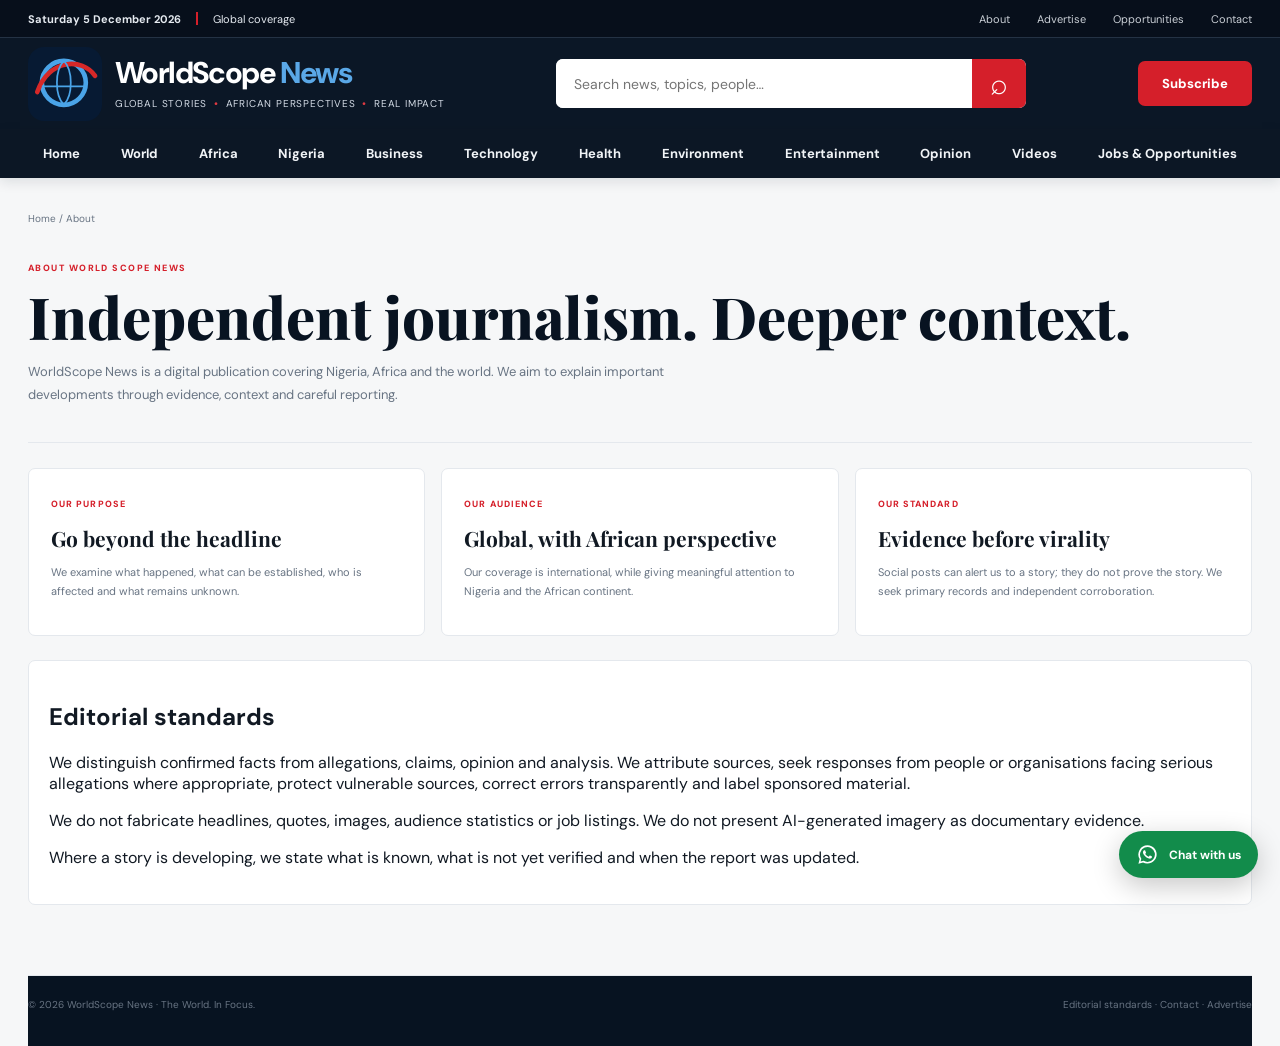
<file: about.html>
<!doctype html><html lang="en"><head><meta charset="utf-8"><meta name="viewport" content="width=device-width,initial-scale=1"><meta name="theme-color" content="#081321"><meta name="description" content="WorldScope News — independent journalism, verified facts and deeper context."><title>WorldScope News</title><link rel="icon" href="assets/mark.svg"><link rel="manifest" href="manifest.webmanifest"><link rel="preconnect" href="https://fonts.googleapis.com"><link rel="preconnect" href="https://fonts.gstatic.com" crossorigin><link href="https://fonts.googleapis.com/css2?family=DM+Sans:wght@400;500;600;700;800&family=Playfair+Display:wght@600;700;800&display=swap" rel="stylesheet"><link rel="stylesheet" href="styles.css"></head><body><div class="utility"><div class="shell utility-inner"><span><b id="dateLine">WORLD NEWS • DIGITAL EDITION</b><i></i><span>Global coverage</span></span><div class="utility-links"><a href="about.html">About</a><a href="advertise.html">Advertise</a><a href="opportunities.html">Opportunities</a><a href="contact.html">Contact</a></div></div></div><header class="masthead"><div class="shell mast-inner"><a class="brand" href="/" aria-label="WorldScope News home"><img src="assets/mark.svg" alt="" class="brand-mark"><span class="brand-copy"><strong>WorldScope <em>News</em></strong><small>GLOBAL STORIES <b>•</b> AFRICAN PERSPECTIVES <b>•</b> REAL IMPACT</small></span></a><form class="search" id="searchForm" role="search"><input id="searchInput" type="search" placeholder="Search news, topics, people…" aria-label="Search news"><button aria-label="Submit search">⌕</button></form><a class="subscribe" href="mailto:worldscopenews5@gmail.com?subject=WorldScope%20Newsletter">Subscribe</a><button class="mobile-menu" id="menuToggle" aria-label="Open navigation">☰</button></div></header><nav class="nav-bar" aria-label="Main navigation"><div class="shell nav-inner" id="navLinks"><a href="/">Home</a><a href="desk.html?section=world">World</a><a href="desk.html?section=africa">Africa</a><a href="desk.html?section=nigeria">Nigeria</a><a href="desk.html?section=business">Business</a><a href="desk.html?section=technology">Technology</a><a href="desk.html?section=health">Health</a><a href="desk.html?section=environment">Environment</a><a href="desk.html?section=entertainment">Entertainment</a><a href="desk.html?section=opinion">Opinion</a><a href="videos.html">Videos</a><a href="opportunities.html">Jobs & Opportunities</a></div></nav><main class="shell inner-page"><p class="breadcrumbs"><a href="/">Home</a> / About</p><header class="page-heading"><small>ABOUT WORLD SCOPE NEWS</small><h1>Independent journalism. Deeper context.</h1><p>WorldScope News is a digital publication covering Nigeria, Africa and the world. We aim to explain important developments through evidence, context and careful reporting.</p></header><div class="info-grid"><article class="info-card"><small>OUR PURPOSE</small><h2>Go beyond the headline</h2><p>We examine what happened, what can be established, who is affected and what remains unknown.</p></article><article class="info-card"><small>OUR AUDIENCE</small><h2>Global, with African perspective</h2><p>Our coverage is international, while giving meaningful attention to Nigeria and the African continent.</p></article><article class="info-card"><small>OUR STANDARD</small><h2>Evidence before virality</h2><p>Social posts can alert us to a story; they do not prove the story. We seek primary records and independent corroboration.</p></article></div><section id="standards" class="desk-side"><h2>Editorial standards</h2><p>We distinguish confirmed facts from allegations, claims, opinion and analysis. We attribute sources, seek responses from people or organisations facing serious allegations where appropriate, protect vulnerable sources, correct errors transparently and label sponsored material.</p><p>We do not fabricate headlines, quotes, images, audience statistics or job listings. We do not present AI-generated imagery as documentary evidence.</p><p>Where a story is developing, we state what is known, what is not yet verified and when the report was updated.</p></section></main><footer class="shell" style="border-top:1px solid var(--line);padding:22px 0 35px;font-size:10px;color:var(--muted);display:flex;justify-content:space-between;gap:14px;flex-wrap:wrap"><span>© <span id="year"></span> WorldScope News · The World. In Focus.</span><span><a href="about.html">Editorial standards</a> · <a href="contact.html">Contact</a> · <a href="advertise.html">Advertise</a></span></footer><script src="pages.js"></script><a class="whatsapp-float" href="https://wa.me/2349076530908?text=Hello%20WorldScope%20News%2C%20I%27d%20like%20to%20make%20an%20enquiry." target="_blank" rel="noopener noreferrer" aria-label="Chat with WorldScope News on WhatsApp"><svg viewBox="0 0 32 32" aria-hidden="true"><path fill="currentColor" d="M16.02 3.2A12.7 12.7 0 0 0 5.1 22.4L3.4 28.7l6.45-1.68A12.7 12.7 0 1 0 16.02 3.2Zm0 23.1c-1.9 0-3.77-.5-5.4-1.48l-.39-.23-3.83 1 1.02-3.73-.25-.4A10.36 10.36 0 1 1 16.02 26.3Zm5.68-7.76c-.31-.16-1.84-.91-2.12-1.02-.29-.1-.5-.16-.7.16-.2.31-.8 1.02-.98 1.23-.18.2-.36.23-.67.08-.31-.16-1.31-.49-2.5-1.55-.92-.82-1.54-1.84-1.72-2.15-.18-.31-.02-.48.14-.64.14-.14.31-.36.46-.54.16-.18.21-.31.31-.52.1-.2.05-.39-.03-.54-.08-.16-.7-1.69-.96-2.31-.25-.6-.5-.52-.7-.53h-.6c-.2 0-.54.08-.82.39-.28.31-1.07 1.05-1.07 2.56s1.1 2.97 1.25 3.17c.16.21 2.16 3.3 5.23 4.63.73.32 1.3.51 1.75.65.74.24 1.41.2 1.94.12.59-.09 1.84-.75 2.1-1.48.26-.72.26-1.33.18-1.47-.08-.13-.28-.21-.59-.36Z"/></svg><span>Chat with us</span></a></body></html>
</file>
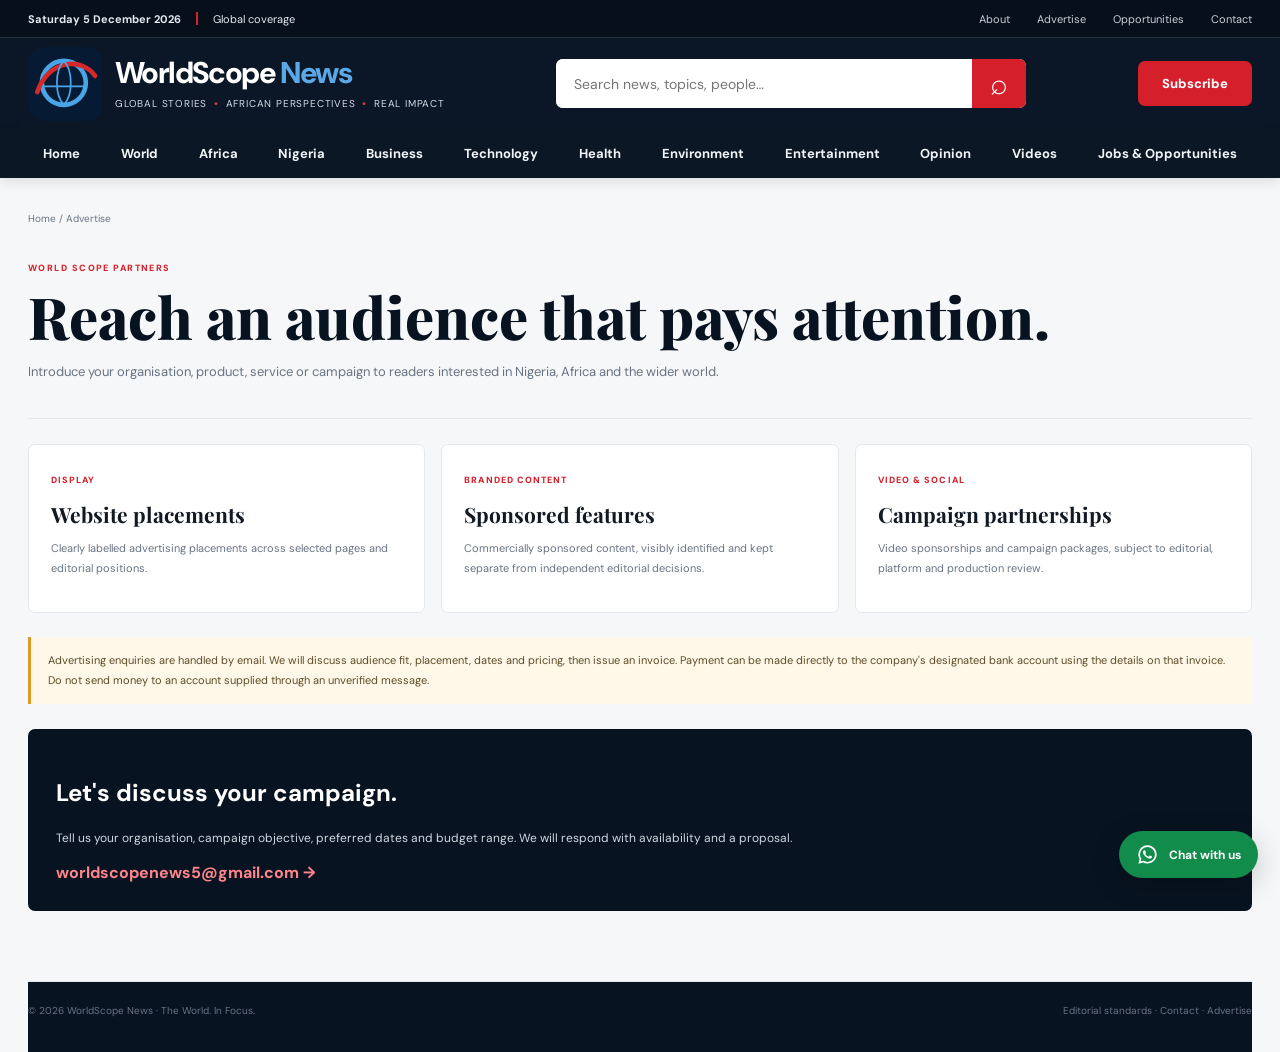
<file: advertise.html>
<!doctype html><html lang="en"><head><meta charset="utf-8"><meta name="viewport" content="width=device-width,initial-scale=1"><meta name="theme-color" content="#081321"><meta name="description" content="WorldScope News — independent journalism, verified facts and deeper context."><title>WorldScope News</title><link rel="icon" href="assets/mark.svg"><link rel="manifest" href="manifest.webmanifest"><link rel="preconnect" href="https://fonts.googleapis.com"><link rel="preconnect" href="https://fonts.gstatic.com" crossorigin><link href="https://fonts.googleapis.com/css2?family=DM+Sans:wght@400;500;600;700;800&family=Playfair+Display:wght@600;700;800&display=swap" rel="stylesheet"><link rel="stylesheet" href="styles.css"></head><body><div class="utility"><div class="shell utility-inner"><span><b id="dateLine">WORLD NEWS • DIGITAL EDITION</b><i></i><span>Global coverage</span></span><div class="utility-links"><a href="about.html">About</a><a href="advertise.html">Advertise</a><a href="opportunities.html">Opportunities</a><a href="contact.html">Contact</a></div></div></div><header class="masthead"><div class="shell mast-inner"><a class="brand" href="/" aria-label="WorldScope News home"><img src="assets/mark.svg" alt="" class="brand-mark"><span class="brand-copy"><strong>WorldScope <em>News</em></strong><small>GLOBAL STORIES <b>•</b> AFRICAN PERSPECTIVES <b>•</b> REAL IMPACT</small></span></a><form class="search" id="searchForm" role="search"><input id="searchInput" type="search" placeholder="Search news, topics, people…" aria-label="Search news"><button aria-label="Submit search">⌕</button></form><a class="subscribe" href="mailto:worldscopenews5@gmail.com?subject=WorldScope%20Newsletter">Subscribe</a><button class="mobile-menu" id="menuToggle" aria-label="Open navigation">☰</button></div></header><nav class="nav-bar" aria-label="Main navigation"><div class="shell nav-inner" id="navLinks"><a href="/">Home</a><a href="desk.html?section=world">World</a><a href="desk.html?section=africa">Africa</a><a href="desk.html?section=nigeria">Nigeria</a><a href="desk.html?section=business">Business</a><a href="desk.html?section=technology">Technology</a><a href="desk.html?section=health">Health</a><a href="desk.html?section=environment">Environment</a><a href="desk.html?section=entertainment">Entertainment</a><a href="desk.html?section=opinion">Opinion</a><a href="videos.html">Videos</a><a href="opportunities.html">Jobs & Opportunities</a></div></nav><main class="shell inner-page"><p class="breadcrumbs"><a href="/">Home</a> / Advertise</p><header class="page-heading"><small>WORLD SCOPE PARTNERS</small><h1>Reach an audience that pays attention.</h1><p>Introduce your organisation, product, service or campaign to readers interested in Nigeria, Africa and the wider world.</p></header><div class="info-grid"><article class="info-card"><small>DISPLAY</small><h2>Website placements</h2><p>Clearly labelled advertising placements across selected pages and editorial positions.</p></article><article class="info-card"><small>BRANDED CONTENT</small><h2>Sponsored features</h2><p>Commercially sponsored content, visibly identified and kept separate from independent editorial decisions.</p></article><article class="info-card"><small>VIDEO & SOCIAL</small><h2>Campaign partnerships</h2><p>Video sponsorships and campaign packages, subject to editorial, platform and production review.</p></article></div><div class="notice">Advertising enquiries are handled by email. We will discuss audience fit, placement, dates and pricing, then issue an invoice. Payment can be made directly to the company's designated bank account using the details on that invoice. Do not send money to an account supplied through an unverified message.</div><div class="contact-panel"><h2>Let's discuss your campaign.</h2><p>Tell us your organisation, campaign objective, preferred dates and budget range. We will respond with availability and a proposal.</p><a href="mailto:worldscopenews5@gmail.com?subject=Advertising%20enquiry">worldscopenews5@gmail.com →</a></div></main><footer class="shell" style="border-top:1px solid var(--line);padding:22px 0 35px;font-size:10px;color:var(--muted);display:flex;justify-content:space-between;gap:14px;flex-wrap:wrap"><span>© <span id="year"></span> WorldScope News · The World. In Focus.</span><span><a href="about.html">Editorial standards</a> · <a href="contact.html">Contact</a> · <a href="advertise.html">Advertise</a></span></footer><script src="pages.js"></script><a class="whatsapp-float" href="https://wa.me/2349076530908?text=Hello%20WorldScope%20News%2C%20I%27d%20like%20to%20make%20an%20enquiry." target="_blank" rel="noopener noreferrer" aria-label="Chat with WorldScope News on WhatsApp"><svg viewBox="0 0 32 32" aria-hidden="true"><path fill="currentColor" d="M16.02 3.2A12.7 12.7 0 0 0 5.1 22.4L3.4 28.7l6.45-1.68A12.7 12.7 0 1 0 16.02 3.2Zm0 23.1c-1.9 0-3.77-.5-5.4-1.48l-.39-.23-3.83 1 1.02-3.73-.25-.4A10.36 10.36 0 1 1 16.02 26.3Zm5.68-7.76c-.31-.16-1.84-.91-2.12-1.02-.29-.1-.5-.16-.7.16-.2.31-.8 1.02-.98 1.23-.18.2-.36.23-.67.08-.31-.16-1.31-.49-2.5-1.55-.92-.82-1.54-1.84-1.72-2.15-.18-.31-.02-.48.14-.64.14-.14.31-.36.46-.54.16-.18.21-.31.31-.52.1-.2.05-.39-.03-.54-.08-.16-.7-1.69-.96-2.31-.25-.6-.5-.52-.7-.53h-.6c-.2 0-.54.08-.82.39-.28.31-1.07 1.05-1.07 2.56s1.1 2.97 1.25 3.17c.16.21 2.16 3.3 5.23 4.63.73.32 1.3.51 1.75.65.74.24 1.41.2 1.94.12.59-.09 1.84-.75 2.1-1.48.26-.72.26-1.33.18-1.47-.08-.13-.28-.21-.59-.36Z"/></svg><span>Chat with us</span></a></body></html>
</file>
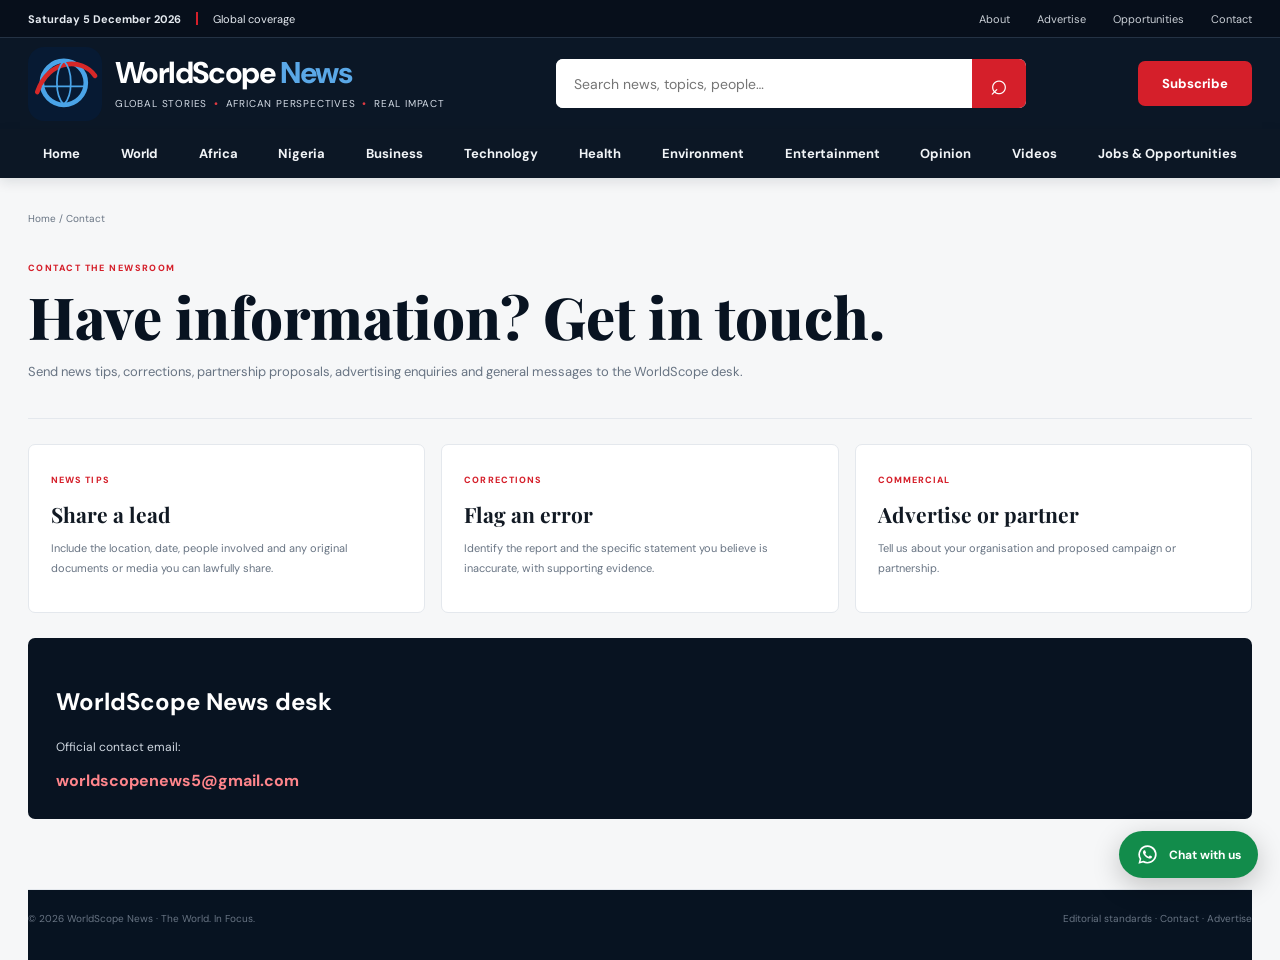
<file: contact.html>
<!doctype html><html lang="en"><head><meta charset="utf-8"><meta name="viewport" content="width=device-width,initial-scale=1"><meta name="theme-color" content="#081321"><meta name="description" content="WorldScope News — independent journalism, verified facts and deeper context."><title>WorldScope News</title><link rel="icon" href="assets/mark.svg"><link rel="manifest" href="manifest.webmanifest"><link rel="preconnect" href="https://fonts.googleapis.com"><link rel="preconnect" href="https://fonts.gstatic.com" crossorigin><link href="https://fonts.googleapis.com/css2?family=DM+Sans:wght@400;500;600;700;800&family=Playfair+Display:wght@600;700;800&display=swap" rel="stylesheet"><link rel="stylesheet" href="styles.css"></head><body><div class="utility"><div class="shell utility-inner"><span><b id="dateLine">WORLD NEWS • DIGITAL EDITION</b><i></i><span>Global coverage</span></span><div class="utility-links"><a href="about.html">About</a><a href="advertise.html">Advertise</a><a href="opportunities.html">Opportunities</a><a href="contact.html">Contact</a></div></div></div><header class="masthead"><div class="shell mast-inner"><a class="brand" href="/" aria-label="WorldScope News home"><img src="assets/mark.svg" alt="" class="brand-mark"><span class="brand-copy"><strong>WorldScope <em>News</em></strong><small>GLOBAL STORIES <b>•</b> AFRICAN PERSPECTIVES <b>•</b> REAL IMPACT</small></span></a><form class="search" id="searchForm" role="search"><input id="searchInput" type="search" placeholder="Search news, topics, people…" aria-label="Search news"><button aria-label="Submit search">⌕</button></form><a class="subscribe" href="mailto:worldscopenews5@gmail.com?subject=WorldScope%20Newsletter">Subscribe</a><button class="mobile-menu" id="menuToggle" aria-label="Open navigation">☰</button></div></header><nav class="nav-bar" aria-label="Main navigation"><div class="shell nav-inner" id="navLinks"><a href="/">Home</a><a href="desk.html?section=world">World</a><a href="desk.html?section=africa">Africa</a><a href="desk.html?section=nigeria">Nigeria</a><a href="desk.html?section=business">Business</a><a href="desk.html?section=technology">Technology</a><a href="desk.html?section=health">Health</a><a href="desk.html?section=environment">Environment</a><a href="desk.html?section=entertainment">Entertainment</a><a href="desk.html?section=opinion">Opinion</a><a href="videos.html">Videos</a><a href="opportunities.html">Jobs & Opportunities</a></div></nav><main class="shell inner-page"><p class="breadcrumbs"><a href="/">Home</a> / Contact</p><header class="page-heading"><small>CONTACT THE NEWSROOM</small><h1>Have information? Get in touch.</h1><p>Send news tips, corrections, partnership proposals, advertising enquiries and general messages to the WorldScope desk.</p></header><div class="info-grid"><article class="info-card"><small>NEWS TIPS</small><h2>Share a lead</h2><p>Include the location, date, people involved and any original documents or media you can lawfully share.</p></article><article class="info-card"><small>CORRECTIONS</small><h2>Flag an error</h2><p>Identify the report and the specific statement you believe is inaccurate, with supporting evidence.</p></article><article class="info-card"><small>COMMERCIAL</small><h2>Advertise or partner</h2><p>Tell us about your organisation and proposed campaign or partnership.</p></article></div><div class="contact-panel"><h2>WorldScope News desk</h2><p>Official contact email:</p><a href="mailto:worldscopenews5@gmail.com">worldscopenews5@gmail.com</a></div></main><footer class="shell" style="border-top:1px solid var(--line);padding:22px 0 35px;font-size:10px;color:var(--muted);display:flex;justify-content:space-between;gap:14px;flex-wrap:wrap"><span>© <span id="year"></span> WorldScope News · The World. In Focus.</span><span><a href="about.html">Editorial standards</a> · <a href="contact.html">Contact</a> · <a href="advertise.html">Advertise</a></span></footer><script src="pages.js"></script><a class="whatsapp-float" href="https://wa.me/2349076530908?text=Hello%20WorldScope%20News%2C%20I%27d%20like%20to%20make%20an%20enquiry." target="_blank" rel="noopener noreferrer" aria-label="Chat with WorldScope News on WhatsApp"><svg viewBox="0 0 32 32" aria-hidden="true"><path fill="currentColor" d="M16.02 3.2A12.7 12.7 0 0 0 5.1 22.4L3.4 28.7l6.45-1.68A12.7 12.7 0 1 0 16.02 3.2Zm0 23.1c-1.9 0-3.77-.5-5.4-1.48l-.39-.23-3.83 1 1.02-3.73-.25-.4A10.36 10.36 0 1 1 16.02 26.3Zm5.68-7.76c-.31-.16-1.84-.91-2.12-1.02-.29-.1-.5-.16-.7.16-.2.31-.8 1.02-.98 1.23-.18.2-.36.23-.67.08-.31-.16-1.31-.49-2.5-1.55-.92-.82-1.54-1.84-1.72-2.15-.18-.31-.02-.48.14-.64.14-.14.31-.36.46-.54.16-.18.21-.31.31-.52.1-.2.05-.39-.03-.54-.08-.16-.7-1.69-.96-2.31-.25-.6-.5-.52-.7-.53h-.6c-.2 0-.54.08-.82.39-.28.31-1.07 1.05-1.07 2.56s1.1 2.97 1.25 3.17c.16.21 2.16 3.3 5.23 4.63.73.32 1.3.51 1.75.65.74.24 1.41.2 1.94.12.59-.09 1.84-.75 2.1-1.48.26-.72.26-1.33.18-1.47-.08-.13-.28-.21-.59-.36Z"/></svg><span>Chat with us</span></a></body></html>
</file>
<file: styles.css>
:root{--navy:#081321;--navy2:#101e30;--red:#d51f2a;--ink:#111923;--muted:#687483;--line:#e4e8ed;--paper:#fff;--serif:"Playfair Display",Georgia,serif;--sans:"DM Sans",Arial,sans-serif}*{box-sizing:border-box}html{scroll-behavior:smooth}body{margin:0;background:#f6f7f8;color:var(--ink);font-family:var(--sans);-webkit-font-smoothing:antialiased}a{color:inherit;text-decoration:none}button,input{font:inherit}.shell{width:min(1440px,calc(100% - 56px));margin:auto}.utility{height:37px;background:#070f1b;color:#e5eaf0;font-size:11px}.utility-inner,.utility-inner>span,.utility-links{height:100%;display:flex;align-items:center}.utility-inner{justify-content:space-between}.utility-inner>span{gap:15px}.utility-inner>span i{height:13px;width:2px;background:#d51f2a}.utility-links{gap:27px}.utility a{opacity:.88}.masthead{background:#0b1726;color:white;border-top:1px solid #243244}.mast-inner{height:91px;display:flex;align-items:center;gap:28px}.brand{display:flex;align-items:center;gap:13px;min-width:350px}.brand-mark{width:74px;height:74px;object-fit:contain}.brand-copy strong{display:block;font-size:30px;letter-spacing:-1.6px;line-height:1.05;font-weight:800}.brand-copy em{font-style:normal;color:#5aa8e7}.brand-copy small{display:block;margin-top:8px;font-size:10px;letter-spacing:.08em;color:#d4dce6;white-space:nowrap}.brand-copy small b{color:#e23a42;padding:0 3px}.search{display:flex;flex:1;max-width:470px;height:49px;background:white;border-radius:7px;overflow:hidden;margin:auto}.search input{border:0;outline:0;min-width:0;flex:1;padding:0 18px;font-size:14px;color:#172334}.search button{width:54px;border:0;background:var(--red);color:white;font-size:30px;cursor:pointer}.bulletin{display:flex;align-items:center;gap:11px;white-space:nowrap}.play{width:41px;height:41px;border:2px solid var(--red);color:var(--red);border-radius:50%;display:grid;place-items:center;font-size:14px;padding-left:2px}.bulletin b,.bulletin small{display:block}.bulletin b{font-size:14px}.bulletin small{font-size:11px;color:#c0cad7;margin-top:3px}.subscribe{background:var(--red);color:white;font-size:13px;font-weight:800;padding:14px 24px;border-radius:7px;white-space:nowrap}.mobile-menu{display:none;background:none;color:white;border:0;font-size:25px}.nav-bar{background:#0c1725;color:white;box-shadow:0 4px 12px #0b17251c}.nav-inner{display:flex;align-items:center;justify-content:space-between;min-height:49px;gap:3px}.nav-inner a{font-size:13px;font-weight:700;padding:16px 15px;white-space:nowrap;color:#f1f4f7}.nav-inner a:hover,.nav-inner a.active{background:var(--red);border-radius:4px}.editor-strip{display:flex;align-items:center;gap:17px;background:white;border:1px solid var(--line);margin:23px 0 18px;padding:10px 14px;box-shadow:0 2px 9px #11192308}.editor-strip>span{background:var(--red);color:white;padding:8px 11px;border-radius:3px;font-size:10px;font-weight:800;letter-spacing:.05em;white-space:nowrap}.editor-strip>span i{display:inline-block;width:6px;height:6px;border-radius:50%;background:white;margin-right:7px}.editor-strip p{font-size:11px;color:#485465;margin:0}.editor-strip small{margin-left:auto;color:#8993a0;font-size:8px;letter-spacing:.13em}.top-layout{display:grid;grid-template-columns:minmax(0,2.05fr) minmax(260px,.88fr) minmax(260px,.95fr);gap:19px;align-items:start}.section-label{display:flex;justify-content:space-between;margin:0 0 10px;font-size:9px;letter-spacing:.1em;color:#6b7684;font-weight:800}.section-label b{color:#172333}.hero{height:410px;position:relative;overflow:hidden;border-radius:8px;background:#152a40;color:white;box-shadow:0 7px 20px #0b17251b}.hero>img{width:100%;height:100%;object-fit:cover;display:block}.hero-shade{position:absolute;inset:0;background:linear-gradient(90deg,rgba(4,13,23,.88) 0%,rgba(4,13,23,.55) 48%,rgba(4,13,23,.04) 100%),linear-gradient(0deg,rgba(4,13,23,.35),transparent 55%)}.hero-content{position:absolute;left:34px;bottom:34px;max-width:590px}.red-label{display:inline-block;background:var(--red);font-size:9px;font-weight:800;letter-spacing:.1em;padding:8px 11px;border-radius:3px}.hero h1{font:800 clamp(30px,3.1vw,46px)/1.08 var(--sans);letter-spacing:-1.5px;margin:18px 0 12px;max-width:610px}.hero-content p{font-size:14px;line-height:1.65;color:#e1e7ef;max-width:490px;margin:0 0 20px}.hero-cta{display:inline-flex;gap:22px;align-items:center;background:var(--red);padding:13px 17px;border-radius:4px;font-size:11px;font-weight:800}.hero-index{position:absolute;right:24px;bottom:22px;border:1px solid #ffffff77;border-radius:50%;width:58px;height:58px;display:grid;place-content:center;text-align:center;font:700 18px var(--serif)}.hero-index small{font:7px var(--sans);letter-spacing:.12em}.hero-foot{display:flex;justify-content:space-between;color:#8b95a1;font-size:8px;letter-spacing:.09em;padding:10px 2px}.hero-foot b{color:var(--red);padding:0 4px}.trend-panel{background:#fff;border:1px solid var(--line);border-radius:8px;padding:17px 17px 13px;box-shadow:0 3px 14px #0b17250a}.panel-heading{display:flex;align-items:center;justify-content:space-between;border-bottom:1px solid var(--line);padding-bottom:13px}.panel-heading h2{font:700 22px var(--serif);margin:0}.panel-heading h2 em{font-style:normal;color:var(--red)}.panel-heading>span{font-size:8px;color:var(--red);letter-spacing:.1em;font-weight:800}.trend-empty{display:flex;gap:12px;padding:17px 0;border-bottom:1px solid #edf0f3}.trend-number{flex:0 0 29px;height:29px;background:#f8e9ea;color:var(--red);display:grid;place-items:center;border-radius:50%;font:700 12px var(--serif)}.trend-empty b{font-size:11px;line-height:1.4}.trend-empty p{font-size:10px;line-height:1.55;color:#7b8591;margin:5px 0 0}.text-link{display:inline-block;color:var(--red);font-size:10px;font-weight:800;padding-top:15px}.right-rail{display:grid;gap:17px}.newsletter-card{background:linear-gradient(145deg,#111e31,#071321);color:white;border-radius:8px;padding:22px 22px 18px;position:relative;overflow:hidden}.newsletter-card:after{content:"";position:absolute;width:170px;height:170px;border:1px solid #ffffff12;border-radius:50%;right:-75px;top:-60px;box-shadow:0 0 0 20px #ffffff08,0 0 0 40px #ffffff05}.mail-icon{width:40px;height:40px;border-radius:50%;background:var(--red);display:grid;place-items:center;font-size:20px;box-shadow:0 5px 15px #d51f2a55}.newsletter-card h2{font:700 25px/1.12 var(--serif);margin:15px 0 9px}.newsletter-card p{font-size:11px;line-height:1.7;color:#d0d8e2;margin:0 0 15px}.newsletter-card>a{display:inline-block;color:white;background:var(--red);font-size:10px;font-weight:800;padding:11px 13px;border-radius:4px}.newsletter-card small{display:block;margin-top:10px;color:#aeb9c7;font-size:8px}.advert-card{background:#fff;border:1px solid var(--line);border-radius:8px;overflow:hidden;position:relative}.ad-image{height:110px;background:linear-gradient(115deg,#dcebf6,#f6f8fa 55%,#b6d2e4);position:relative}.ad-image:after{content:"";position:absolute;right:22px;bottom:-8px;width:125px;height:100px;background:linear-gradient(135deg,#91a8ba,#e5edf3);clip-path:polygon(35% 0,100% 10%,100% 100%,0 100%);opacity:.8}.ad-copy{padding:16px 19px 19px}.ad-copy>span{font-size:8px;letter-spacing:.12em;color:var(--red);font-weight:800}.ad-copy h2{font:700 22px/1.15 var(--serif);margin:9px 0}.ad-copy p{font-size:10px;line-height:1.6;color:#697585}.ad-copy a{display:inline-block;border:1px solid var(--red);color:var(--red);font-size:10px;font-weight:800;padding:10px 12px;border-radius:4px;margin-top:4px}.advert-card>small{display:block;background:#f3f5f7;padding:8px 12px;color:#818b98;font-size:7px;letter-spacing:.1em}.latest-section,.coverage-section,.opportunities-section{margin-top:42px}.section-title{display:flex;justify-content:space-between;align-items:end;border-bottom:1px solid #dce1e6;padding-bottom:12px;margin-bottom:17px}.eyebrow{font-size:8px;letter-spacing:.16em;color:var(--red);font-weight:800}.section-title h2{font:700 29px var(--serif);margin:5px 0 0}.category-tabs{display:flex;gap:20px}.category-tabs a{font-size:11px;color:#4c5664;padding:0 0 9px}.category-tabs a.chosen{color:var(--red);border-bottom:2px solid var(--red);font-weight:800}.latest-placeholder{background:white;border:1px solid var(--line);border-radius:7px;min-height:170px;display:flex;align-items:center;justify-content:center;gap:20px;padding:28px;text-align:left}.placeholder-symbol{width:52px;height:52px;flex:0 0 52px;border-radius:50%;background:#0b1b30;color:white;display:grid;place-items:center;font:700 23px var(--serif)}.latest-placeholder h3{font:700 19px var(--serif);margin:0 0 8px}.latest-placeholder p{max-width:750px;color:#7a8490;font-size:11px;line-height:1.7;margin:0 0 10px}.latest-placeholder a{font-size:10px;color:var(--red);font-weight:800}.section-note{font-size:9px;color:#8993a0;letter-spacing:.08em}.coverage-grid{display:grid;grid-template-columns:repeat(4,1fr);gap:15px}.coverage-card{background:white;border:1px solid var(--line);border-radius:7px;overflow:hidden;box-shadow:0 3px 12px #101e3008;display:flex;flex-direction:column;min-width:0}.coverage-card img{width:100%;height:142px;object-fit:cover}.coverage-card>span{font-size:8px;color:var(--red);font-weight:800;letter-spacing:.12em;padding:14px 15px 0}.coverage-card>b{font:700 16px/1.35 var(--serif);padding:7px 15px 13px;min-height:77px}.coverage-card>i{font-style:normal;font-size:9px;font-weight:800;color:#647181;padding:0 15px 15px}.video-section{display:grid;grid-template-columns:1fr 1.2fr;background:#091a30;color:white;border-radius:8px;overflow:hidden;margin-top:43px;min-height:255px}.video-copy{padding:32px 36px}.video-copy h2{font:700 31px/1.15 var(--serif);margin:12px 0}.video-copy h2 em{font-style:normal;color:#83bde8}.video-copy p{font-size:11px;line-height:1.7;color:#c7d3e0;max-width:390px}.video-copy>a{display:inline-block;color:white;border:1px solid #60758e;padding:10px 13px;font-size:9px;font-weight:800;margin-top:7px}.video-visual{background:radial-gradient(ellipse at center,#164f7d,#0b203a 65%);display:grid;place-content:center;justify-items:center;position:relative;overflow:hidden}.video-visual:before{content:"";position:absolute;inset:0;background-image:linear-gradient(#ffffff0b 1px,transparent 1px),linear-gradient(90deg,#ffffff0b 1px,transparent 1px);background-size:32px 32px;transform:perspective(300px) rotateX(18deg) scale(1.3)}.video-rings{width:85px;height:85px;border:1px solid #73b9ed;border-radius:50%;display:grid;place-items:center;color:#8ed0ff;font-size:23px;box-shadow:0 0 0 12px #ffffff08,0 0 0 26px #ffffff06;z-index:1}.video-visual>b,.video-visual>small{z-index:1;letter-spacing:.17em;font-size:8px;margin-top:15px}.video-visual>small{font-size:7px;color:#a9c5dc;margin-top:6px}.opportunities-section .section-title p{font-size:11px;color:#75808d;margin:7px 0 0}.opportunity-grid{display:grid;grid-template-columns:repeat(3,1fr);gap:14px}.opportunity-grid>a{background:white;border:1px solid var(--line);border-radius:7px;padding:20px;transition:transform .2s,box-shadow .2s}.opportunity-grid>a:hover{transform:translateY(-3px);box-shadow:0 9px 22px #101e3012}.opportunity-grid span{font-size:8px;color:var(--red);font-weight:800;letter-spacing:.12em}.opportunity-grid h3{font:700 20px var(--serif);margin:11px 0 7px}.opportunity-grid p{font-size:10px;color:#6d7886;line-height:1.65;min-height:34px}.opportunity-grid b{font-size:9px;color:var(--red)}.verification-note{margin-top:14px;background:#edf2f6;border-left:3px solid var(--red);padding:14px 17px;display:flex;gap:18px}.verification-note b{font-size:10px;white-space:nowrap}.verification-note span{font-size:10px;line-height:1.6;color:#6f7b88}.editorial-section{margin-top:43px;background:#0a1a2d;color:white;padding:31px 35px;border-radius:8px;display:grid;grid-template-columns:1fr 1.2fr;gap:24px;align-items:center}.editorial-section h2{font:700 29px/1.2 var(--serif);margin:10px 0}.editorial-section h2 em{font-style:normal;color:#86c5ee}.editorial-section p{font-size:11px;line-height:1.8;color:#c9d4e0}.editorial-section>a{grid-column:2;color:#ff7e84;font-size:10px;font-weight:800}.standards-section{display:grid;grid-template-columns:1fr 1.35fr;gap:35px;margin:42px 0}.standards-heading h2{font:700 29px/1.18 var(--serif);margin:10px 0}.standards-heading h2 em{font-style:normal;color:#2478ad}.standards-heading p{font-size:11px;line-height:1.8;color:#6c7784}.standards-points{display:grid;grid-template-columns:repeat(3,1fr);gap:13px}.standards-points>div{border-top:2px solid var(--red);padding-top:12px}.standards-points b{font:700 15px var(--serif);color:var(--red)}.standards-points h3{font:700 16px var(--serif);margin:10px 0 6px}.standards-points p{font-size:10px;line-height:1.65;color:#75808d}footer{background:#071321;color:#d8e0e9;margin-top:30px}.footer-grid{display:grid;grid-template-columns:1.5fr 1fr 1fr 1.3fr;gap:30px;padding:34px 0}.footer-brand .brand{min-width:0}.footer-brand .brand-mark{width:52px;height:52px}.footer-brand .brand-copy strong{font-size:21px}.footer-brand .brand-copy small{font-size:7px}.footer-brand p{font:italic 14px var(--serif);color:#aebed0}.footer-grid>div:not(:first-child){display:flex;flex-direction:column;gap:10px;font-size:10px}.footer-grid>div>b{font-size:11px;color:white;margin-bottom:4px}.footer-grid a,.footer-grid span{color:#b4c0ce}.footer-bottom{border-top:1px solid #26364a;padding:14px 0 18px;display:flex;justify-content:space-between;color:#8997a8;font-size:9px}
@media(max-width:1180px){.shell{width:min(100% - 36px,1100px)}.mast-inner{gap:15px}.brand{min-width:290px}.brand-mark{width:62px;height:62px}.brand-copy strong{font-size:25px}.brand-copy small{font-size:8px}.bulletin{display:none}.nav-inner a{padding:15px 10px;font-size:11px}.top-layout{grid-template-columns:minmax(0,1.8fr) minmax(240px,.9fr)}.right-rail{grid-column:1/-1;grid-template-columns:1fr 1fr}.hero{height:380px}}
@media(max-width:760px){.shell{width:calc(100% - 28px)}.utility{height:auto}.utility-inner{min-height:33px}.utility-inner>span{font-size:9px;gap:8px}.utility-links{display:none}.mast-inner{height:76px;gap:10px}.brand{min-width:0;flex:1;gap:8px}.brand-mark{width:48px;height:48px}.brand-copy strong{font-size:21px}.brand-copy small{font-size:6px;letter-spacing:.04em}.search{display:none}.subscribe{padding:10px 12px;font-size:10px}.mobile-menu{display:block}.nav-inner{display:none;flex-wrap:wrap;padding:8px 0}.nav-inner.open{display:flex}.nav-inner a{font-size:11px;padding:10px}.editor-strip{margin:14px 0;gap:9px;padding:8px}.editor-strip>span{font-size:8px;padding:7px}.editor-strip p{font-size:9px}.editor-strip small{display:none}.top-layout{grid-template-columns:1fr;gap:13px}.hero{height:390px}.hero-content{left:20px;right:20px;bottom:24px}.hero h1{font-size:32px}.hero-content p{font-size:12px}.hero-index{width:45px;height:45px;font-size:14px;right:14px;top:14px;bottom:auto}.trend-panel{padding:14px}.right-rail{grid-column:auto;grid-template-columns:1fr 1fr;gap:10px}.newsletter-card{padding:16px}.newsletter-card h2{font-size:20px}.newsletter-card p{font-size:9px}.ad-image{height:75px}.ad-copy{padding:12px}.ad-copy h2{font-size:18px}.ad-copy p{font-size:9px}.latest-section,.coverage-section,.opportunities-section{margin-top:30px}.section-title{align-items:start;gap:12px;flex-direction:column}.section-title h2{font-size:25px}.category-tabs{gap:14px;flex-wrap:wrap}.latest-placeholder{padding:20px;align-items:flex-start;gap:12px}.latest-placeholder h3{font-size:16px}.latest-placeholder p{font-size:10px}.placeholder-symbol{width:39px;height:39px;flex-basis:39px}.coverage-grid{grid-template-columns:repeat(2,1fr);gap:10px}.coverage-card img{height:105px}.coverage-card>b{font-size:14px;min-height:82px}.video-section{grid-template-columns:1fr}.video-copy{padding:24px}.video-visual{min-height:190px}.opportunity-grid{grid-template-columns:1fr}.opportunity-grid>a{padding:17px}.opportunity-grid p{min-height:0}.verification-note{display:block}.verification-note b{display:block;margin-bottom:7px}.editorial-section{grid-template-columns:1fr;padding:23px;gap:8px}.editorial-section h2{font-size:25px}.editorial-section>a{grid-column:1}.standards-section{grid-template-columns:1fr;gap:17px}.standards-points{gap:10px}.standards-points h3{font-size:14px}.standards-points p{font-size:9px}.footer-grid{grid-template-columns:1fr 1fr;gap:22px}.footer-bottom{gap:8px;flex-direction:column}}
@media(max-width:390px){.brand-copy strong{font-size:18px}.brand-copy small{font-size:5px}.subscribe{padding:9px}.hero{height:365px}.hero h1{font-size:28px}.right-rail{grid-template-columns:1fr}.newsletter-card{min-height:0}.standards-points{grid-template-columns:1fr}.coverage-grid{grid-template-columns:1fr 1fr}}

/* Multi-page newsroom navigation */
.nav-inner a{white-space:nowrap}.nav-inner{overflow-x:auto;scrollbar-width:none}.nav-inner::-webkit-scrollbar{display:none}@media(max-width:980px){.mobile-menu{display:block}.nav-inner{display:none;flex-wrap:wrap;overflow:visible}.nav-inner.open{display:flex}}
.inner-page{padding:34px 0 70px;min-height:65vh}.breadcrumbs{font-size:10px;color:var(--muted);margin:0 0 18px}.page-heading{border-bottom:1px solid var(--line);padding:12px 0 22px;margin-bottom:25px}.page-heading small{font-size:9px;color:var(--red);font-weight:800;letter-spacing:.16em}.page-heading h1{font:800 clamp(34px,5vw,58px)/1.05 var(--serif);margin:10px 0;color:var(--navy)}.page-heading p{max-width:720px;color:var(--muted);font-size:13px;line-height:1.8}.desk-layout{display:grid;grid-template-columns:minmax(0,1fr) 300px;gap:28px}.desk-empty{background:white;border:1px solid var(--line);padding:36px;text-align:center;border-radius:7px}.desk-empty h2{font:700 25px var(--serif)}.desk-empty p{max-width:570px;margin:10px auto;color:var(--muted);font-size:12px;line-height:1.8}.desk-side{background:#fff;border:1px solid var(--line);padding:20px;border-radius:7px;height:max-content}.desk-side h3{font:700 18px var(--serif);margin:0 0 14px}.desk-side a{display:block;padding:12px 0;border-top:1px solid var(--line);font-size:11px}.info-grid{display:grid;grid-template-columns:repeat(3,1fr);gap:16px;margin:24px 0}.info-card{background:white;border:1px solid var(--line);padding:22px;border-radius:7px}.info-card small{font-size:9px;color:var(--red);font-weight:800;letter-spacing:.12em}.info-card h2{font:700 21px var(--serif);margin:12px 0 8px}.info-card p{font-size:11px;color:var(--muted);line-height:1.8}.contact-panel{background:var(--navy);color:white;padding:28px;border-radius:7px;margin-top:25px}.contact-panel p{font-size:12px;color:#d0d8e1;line-height:1.8}.contact-panel a{color:#ff858b;font-weight:700}.notice{background:#fff8e9;border-left:3px solid #d99b28;padding:14px 17px;color:#5e4b26;font-size:11px;line-height:1.8;margin:20px 0}@media(max-width:760px){.desk-layout{grid-template-columns:1fr}.info-grid{grid-template-columns:1fr}.inner-page{padding-top:22px}.desk-empty{padding:24px}}

/* WhatsApp contact shortcut */
.whatsapp-float{position:fixed;right:22px;bottom:22px;z-index:9999;display:flex;align-items:center;gap:10px;padding:12px 17px;border-radius:999px;background:#128c4b;color:#fff!important;box-shadow:0 8px 28px rgba(0,0,0,.22);font:700 12px var(--sans);text-decoration:none!important;transition:transform .18s ease,box-shadow .18s ease}.whatsapp-float:hover{transform:translateY(-3px);box-shadow:0 12px 30px rgba(0,0,0,.27)}.whatsapp-float svg{width:23px;height:23px;flex:none}@media(max-width:600px){.whatsapp-float{right:14px;bottom:14px;padding:12px;border-radius:50%;width:52px;height:52px;justify-content:center}.whatsapp-float span{display:none}.search{display:flex!important;max-width:100%;order:3;flex-basis:100%;margin:8px 0 10px}.mast-inner{flex-wrap:wrap}.search input{min-width:0}.mobile-menu{display:block}}


/* Live CMS story cards and article reading view */
.live-story-grid{display:grid;grid-template-columns:repeat(3,minmax(0,1fr));gap:18px;margin:22px 0}
.live-story-card{min-width:0;border:1px solid var(--line);border-radius:12px;overflow:hidden;background:#fff;box-shadow:0 5px 18px rgba(8,19,33,.06)}
.live-story-card a{display:block;color:inherit;text-decoration:none;height:100%}
.live-story-card img{width:100%;aspect-ratio:16/9;object-fit:cover;display:block}
.live-story-copy{padding:14px}.live-story-copy h3{font:700 19px/1.25 'Playfair Display',serif;margin:7px 0}.live-story-copy p{font-size:13px;line-height:1.55;color:var(--muted)}.live-story-copy small{font-size:11px;color:var(--muted)}
.trend-live-item{display:flex;gap:12px;padding:14px 0;border-bottom:1px solid var(--line);text-decoration:none;color:inherit;align-items:flex-start}.trend-live-item span{color:var(--accent,#c91e2b);font-weight:800}.trend-live-item b{font-size:13px;line-height:1.4}
.story-article{max-width:820px;margin:34px auto 70px}.story-article h1{font:800 clamp(34px,6vw,58px)/1.08 'Playfair Display',serif;margin:14px 0}.story-deck{font-size:20px;line-height:1.5;color:var(--muted)}.story-byline{font-size:13px;color:var(--muted);border-bottom:1px solid var(--line);padding:12px 0 20px}.story-image{width:100%;max-height:520px;object-fit:cover;border-radius:12px;margin:24px 0}.story-body{font:18px/1.8 Georgia,serif;color:#202833}.story-body p{margin:0 0 1.35em}.story-sources{border-top:1px solid var(--line);margin-top:40px;padding-top:20px;font-size:14px}.story-sources a{color:#b51e2b}
@media(max-width:760px){.live-story-grid{grid-template-columns:1fr 1fr;gap:10px}.live-story-copy{padding:10px}.live-story-copy h3{font-size:16px}.story-body{font-size:17px}}
@media(max-width:480px){.live-story-grid{grid-template-columns:1fr}}

.ad-image img,.ad-image video{width:100%;max-height:250px;object-fit:contain;border-radius:8px;display:block}.live-ad-banner{margin:30px 0;padding:14px;border:1px solid var(--line);border-radius:12px;background:#f4f7fa}.live-ad-banner>span{display:block;font-size:10px;letter-spacing:.12em;color:var(--muted);margin-bottom:10px}.live-ad-banner img,.live-ad-banner video{display:block;max-width:100%;max-height:320px;margin:auto;object-fit:contain}


/* WorldScope newsroom front-page refinement */
.editor-strip{margin-top:18px}.top-layout{grid-template-columns:minmax(0,2.1fr) minmax(280px,.9fr) minmax(260px,.95fr);gap:18px}
.hero{height:420px;border-radius:9px}.hero-content{left:36px;bottom:34px}.hero h1{font-size:clamp(30px,3vw,44px);max-width:620px}
.trend-panel{padding:15px 16px}.trend-live-item{display:grid;grid-template-columns:35px 1fr;gap:11px;align-items:center;padding:15px 0;border-bottom:1px solid #edf0f3}.trend-live-item>span{width:29px;height:29px;display:grid;place-items:center;border-radius:50%;background:var(--red);color:white;font-weight:800}.trend-live-item>b{font-size:13px;line-height:1.35}.trend-live-item:hover>b{color:var(--red)}
.right-rail{display:grid;gap:17px}.newsletter-card{min-height:185px}.advert-card{min-height:260px;overflow:hidden}.advert-card .ad-image img,.advert-card .ad-image video{width:100%;height:160px;object-fit:contain;display:block}.advert-card .ad-image{background:#eef2f5}.advert-card .ad-copy{padding:15px 18px}.advert-card>small{display:block;padding:0 18px 12px;color:#8b95a1;font-size:9px}
.latest-section{margin-top:23px}.section-title h2{font-size:28px}.live-story-grid{display:grid;grid-template-columns:repeat(4,minmax(0,1fr));gap:17px;margin:16px 0 26px}.live-story-card{background:#fff;border:1px solid var(--line);border-radius:8px;overflow:hidden;box-shadow:0 3px 12px #0b17250b;min-width:0}.live-story-card>a{display:block;height:100%}.live-story-card img{display:block;width:100%;height:155px;object-fit:cover;background:#dfe5ea}.live-story-copy{padding:12px 13px 14px}.live-story-copy .eyebrow{display:inline-block;background:#fbe8e9;color:#b51621;padding:4px 7px;border-radius:3px;font-size:9px;font-weight:800}.live-story-copy h3{font-size:16px;line-height:1.28;margin:9px 0 7px}.live-story-copy p{font-size:12px;line-height:1.5;color:#66717e;margin:0 0 10px}.live-story-copy small{font-size:10px;color:#818b96}
.latest-placeholder{background:#fff;border:1px solid var(--line);border-left:3px solid var(--red);padding:20px}
.coverage-section,.opportunities-section,.standards-section{margin-top:32px}
.video-section{margin:35px 0}.video-visual{min-height:260px}
@media(max-width:1050px){.top-layout{grid-template-columns:minmax(0,1.7fr) minmax(250px,.9fr)}.right-rail{grid-column:1/-1;grid-template-columns:1fr 1fr}.live-story-grid{grid-template-columns:repeat(3,minmax(0,1fr))}.brand{min-width:260px}.brand-copy strong{font-size:25px}}
@media(max-width:700px){.shell{width:calc(100% - 28px)}.top-layout{display:grid;grid-template-columns:1fr}.hero{height:370px}.hero-content{left:20px;right:18px;bottom:22px}.hero h1{font-size:29px}.trend-panel{order:2}.right-rail{grid-column:auto;grid-template-columns:1fr}.live-story-grid{grid-template-columns:repeat(2,minmax(0,1fr));gap:10px}.live-story-card img{height:118px}.live-story-copy{padding:9px}.live-story-copy h3{font-size:13px}.live-story-copy p{font-size:11px}.editor-strip small{display:none}.editor-strip p{font-size:10px}.mast-inner{height:76px}.brand-mark{width:52px;height:52px}.brand{min-width:0}.brand-copy strong{font-size:21px}.brand-copy small{font-size:7px}.search{display:none}.nav-inner{overflow-x:auto;justify-content:flex-start}.nav-inner a{font-size:11px;padding:14px 12px}.section-title h2{font-size:24px}}

/* News archive and pagination */
.archive-tools{display:flex;justify-content:space-between;align-items:center;gap:16px;flex-wrap:wrap;background:#fff;border:1px solid var(--line);border-radius:12px;padding:16px 18px;margin:0 0 18px}
.archive-meta{display:grid;gap:3px}.archive-meta span{font-size:9px;letter-spacing:.14em;font-weight:800;color:var(--red)}.archive-meta b{font-size:15px}.archive-meta small{font-size:11px;color:var(--muted)}
.archive-tools label{display:flex;align-items:center;gap:8px;font-size:12px;font-weight:700}.archive-tools select{padding:9px 12px;border:1px solid var(--line);border-radius:7px;background:white;color:var(--ink)}
.archive-pagination{display:flex;justify-content:space-between;align-items:center;gap:12px;margin:24px 0;padding:14px 0;border-top:1px solid var(--line);font-size:12px;color:var(--muted)}
.archive-pagination div{display:flex;gap:8px}.archive-pagination a{display:inline-block;padding:9px 14px;background:var(--navy);color:white;border-radius:7px;font-weight:700}


/* Advert media: keep the actual creative visible and interactive */
.advert-card .ad-image{height:auto;min-height:0;background:#eef2f5;display:block;}
.advert-card .ad-image:after{display:none;}
.advert-card .ad-image img,.advert-card .ad-image video{width:100%;height:auto;max-height:260px;aspect-ratio:16/9;object-fit:contain;background:#eef2f5;}
.live-ad-video video{width:100%;max-height:300px;display:block;object-fit:contain;}
.live-ad-video{background:#fff;border:1px solid var(--line);border-radius:8px;padding:12px;}
.live-ad-video>span{display:block;font-size:9px;letter-spacing:.12em;color:var(--muted);margin-bottom:8px;}
</file>
